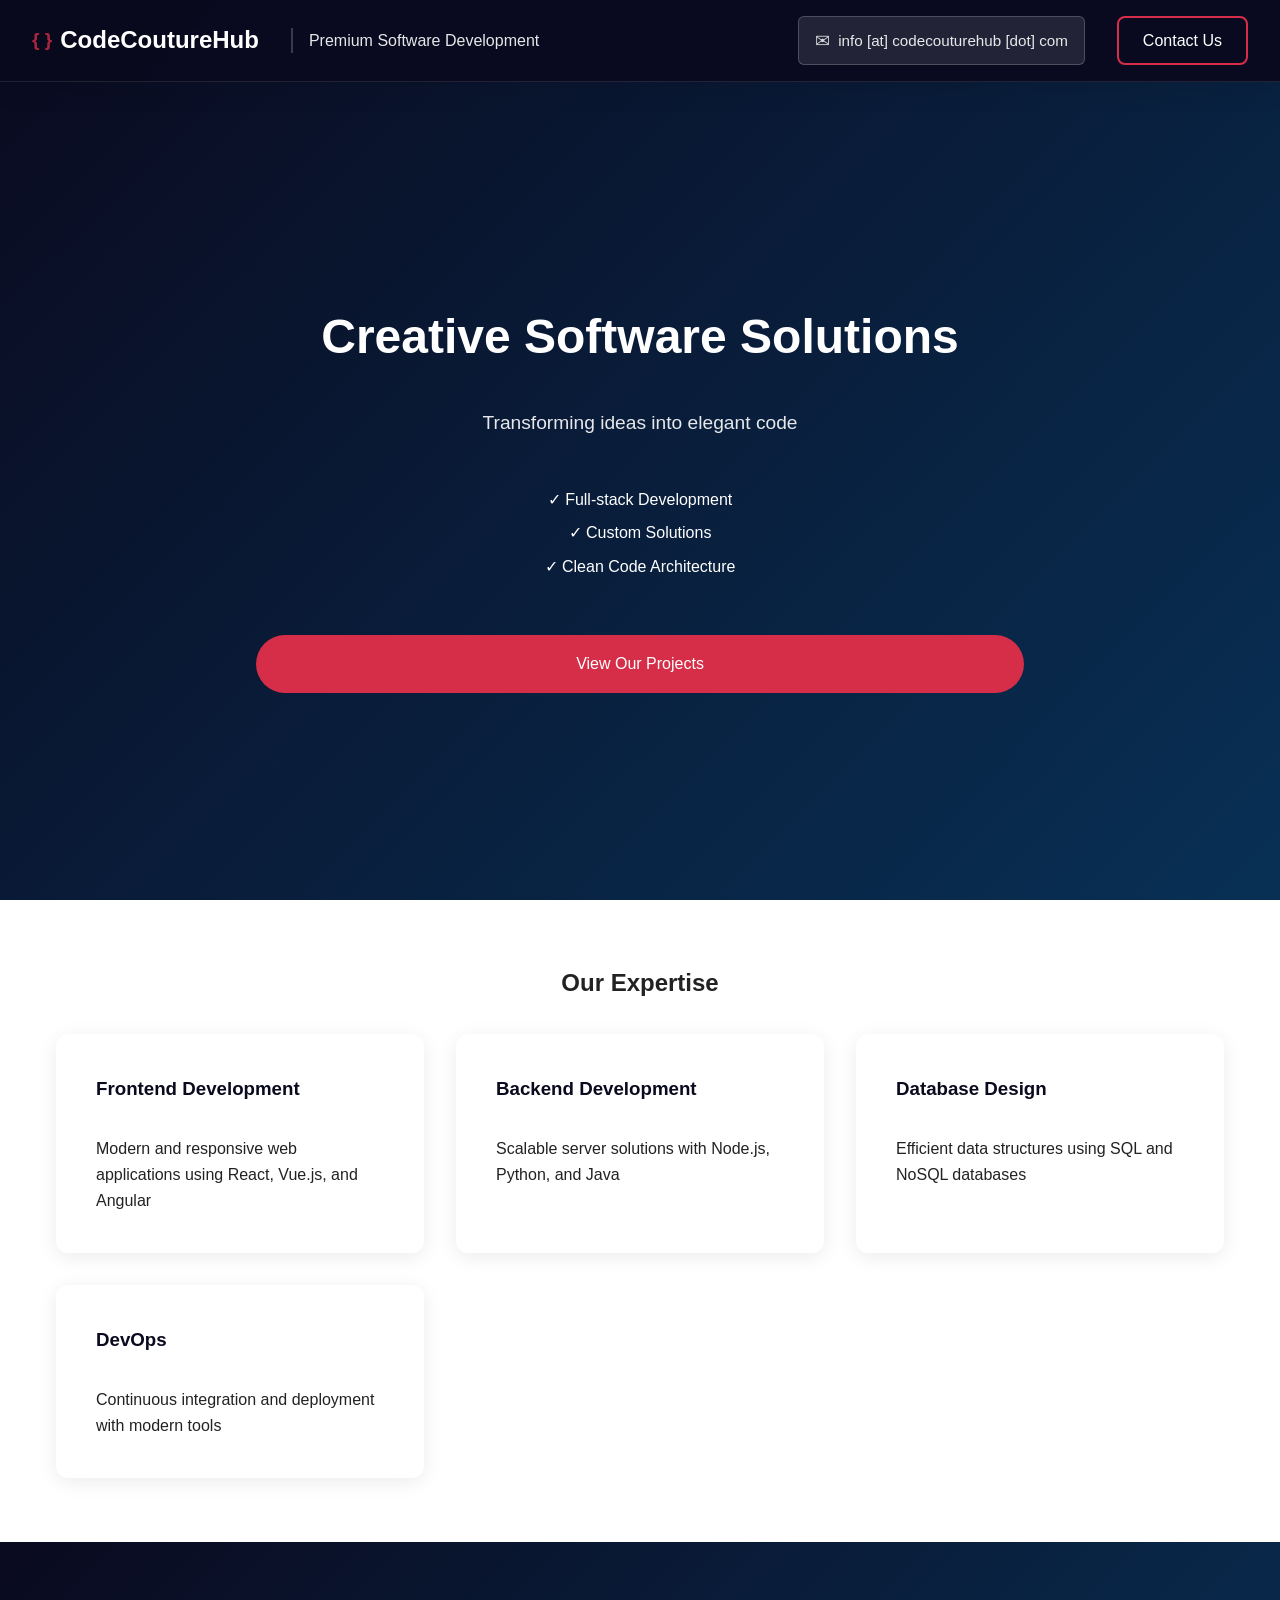
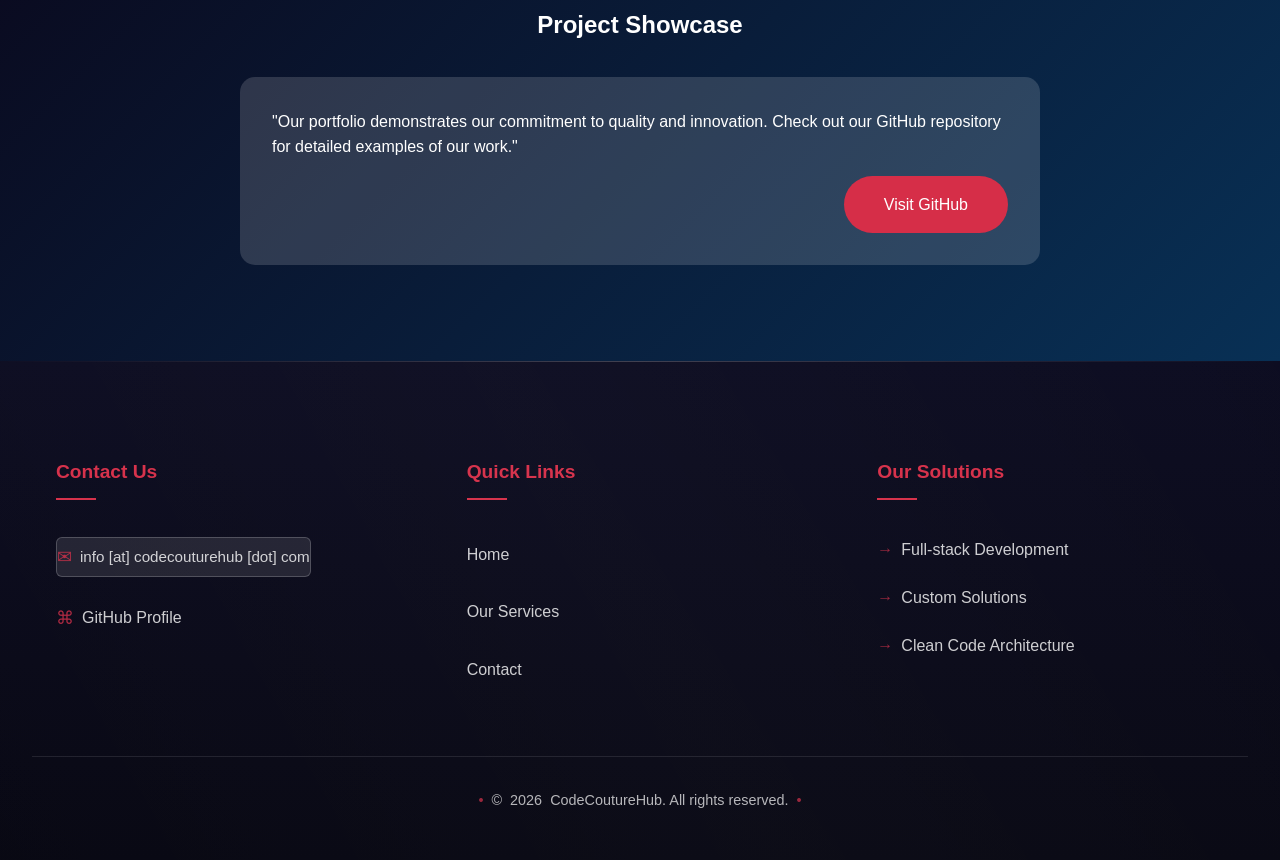
<file: index.html>
<!DOCTYPE html>
<html lang="en">
  <head>
    <meta charset="UTF-8" />
    <meta
      name="viewport"
      content="width=device-width, initial-scale=1.0, user-scalable=yes"
    />

    <title>CodeCoutureHub - Premium Custom Software Development Services</title>
    <meta
      name="description"
      content="Transform your ideas into elegant code with CodeCoutureHub. Specialized in full-stack development, custom solutions, and clean code architecture. Contact us for premium software development services."
    />
    <meta
      name="keywords"
      content="software development, full-stack development, custom software solutions, web development, React, Vue.js, Angular, Node.js, Python, Java"
    />
    <meta name="author" content="CodeCoutureHub" />
    <link rel="canonical" href="https://codecouturehub.com/current-page-path" />

    <meta property="og:type" content="website" />
    <meta property="og:url" content="https://codecouturehub.com" />
    <meta
      property="og:title"
      content="CodeCoutureHub - Premium Software Development Services"
    />
    <meta
      property="og:description"
      content="Transform your ideas into elegant code with CodeCoutureHub. Specialized in full-stack development, custom solutions, and clean code architecture."
    />
    <meta
      property="og:image"
      content="https://codecouturehub.com/images/og-image.jpg"
    />

    <meta property="twitter:card" content="summary_large_image" />
    <meta property="twitter:url" content="https://codecouturehub.com" />
    <meta
      property="twitter:title"
      content="CodeCoutureHub - Premium Software Development"
    />
    <meta
      property="twitter:description"
      content="Transform your ideas into elegant code with CodeCoutureHub. Specialized in full-stack development, custom solutions, and clean code architecture."
    />
    <meta
      property="twitter:image"
      content="https://codecouturehub.com/images/twitter-image.jpg"
    />

    <script type="application/ld+json">
      {
        "@context": "https://schema.org",
        "@type": "ProfessionalService",
        "name": "CodeCoutureHub",
        "description": "Premium software development services specializing in full-stack development, custom solutions, and clean code architecture.",
        "url": "https://codecouturehub.com",
        "sameAs": ["https://github.com/codecouturiers"],
        "address": {
          "@type": "PostalAddress",
          "addressCountry": ""
        },
        "offers": {
          "@type": "Offer",
          "serviceType": [
            "Full-stack Development",
            "Custom Solutions",
            "Clean Code Architecture",
            "Frontend Development",
            "Backend Development",
            "Database Design",
            "DevOps"
          ]
        }
      }
    </script>
    <style>
      :root {
        --primary: #0a0a1f;
        --secondary: #083055;
        --accent: #102445;
        --highlight: #d62e48;
        --text: #222222;
        --light-text: #555555;
        --background: #ffffff;
        --card-bg: #ffffff;
        --success: #1b8a4c;
        --gradient: linear-gradient(135deg, var(--primary), var(--secondary));
      }

      * {
        margin: 0;
        padding: 0;
        box-sizing: border-box;
      }

      body {
        font-family: -apple-system, BlinkMacSystemFont, "Segoe UI", Roboto,
          "Helvetica Neue", Arial, sans-serif;
        line-height: 1.6;
        color: var(--text);
        background: var(--background);
        overflow-x: hidden;
        width: 100%;
      }

      .skip-link {
        position: absolute;
        top: -40px;
        left: 0;
        background: var(--highlight);
        color: white;
        padding: 8px;
        z-index: 1001;
        transition: top 0.2s;
      }

      .skip-link:focus {
        top: 0;
      }

      .top-header {
        background: rgba(10, 10, 31, 0.95);
        backdrop-filter: blur(10px);
        -webkit-backdrop-filter: blur(10px);
        padding: 1rem 2rem;
        position: fixed;
        width: 100%;
        z-index: 1000;
        display: flex;
        justify-content: space-between;
        align-items: center;
        height: auto;
        box-shadow: 0 4px 30px rgba(0, 0, 0, 0.1);
        border-bottom: 1px solid rgba(255, 255, 255, 0.1);
        transition: all 0.3s ease;
      }

      .top-header.scrolled {
        padding: 0.75rem 2rem;
        background: rgba(10, 10, 31, 0.98);
        box-shadow: 0 4px 30px rgba(0, 0, 0, 0.2);
      }

      .header-left {
        display: flex;
        align-items: center;
        gap: 2rem;
      }

      .logo {
        color: white;
        font-size: 1.5rem;
        font-weight: 700;
        position: relative;
        text-decoration: none;
        display: flex;
        align-items: center;
        gap: 0.5rem;
      }

      .logo::before {
        content: "{ }";
        font-size: 1.2rem;
        color: var(--highlight);
        font-weight: 900;
        opacity: 0.8;
      }

      .logo::after {
        content: "";
        position: absolute;
        bottom: -4px;
        left: 0;
        width: 0;
        height: 2px;
        background: var(--highlight);
        transition: width 0.3s ease;
      }

      .logo:hover::after {
        width: 100%;
      }

      .header-description {
        color: rgba(255, 255, 255, 0.9);
        font-weight: 500;
        padding-left: 1rem;
        border-left: 2px solid rgba(255, 255, 255, 0.2);
        transition: all 0.3s ease;
      }

      .contact-info {
        display: flex;
        align-items: center;
        gap: 2rem;
        color: white;
      }

      .callback-btn {
        background: transparent;
        border: 2px solid var(--highlight);
        padding: 0.6rem 1.5rem;
        border-radius: 8px;
        color: white;
        font-weight: 500;
        cursor: pointer;
        transition: all 0.3s ease;
        text-decoration: none;
        position: relative;
        overflow: hidden;
      }

      .callback-btn::before {
        content: "";
        position: absolute;
        top: 0;
        left: 0;
        width: 0;
        height: 100%;
        background: var(--highlight);
        transition: width 0.3s ease;
        z-index: -1;
      }

      .callback-btn:hover::before {
        width: 100%;
      }

      .callback-btn:hover {
        transform: translateY(-2px);
        box-shadow: 0 5px 15px rgba(214, 46, 72, 0.3);
      }
      .offer-section {
        padding-top: calc(4rem + 60px);
        padding-bottom: 2rem;
        padding-left: 1rem;
        padding-right: 1rem;
        background: var(--gradient);
        color: white;
        text-align: center;
        min-height: 100vh;
        display: flex;
        align-items: center;
        justify-content: center;
        width: 100%;
        box-sizing: border-box;
      }

      .offer-content {
        max-width: 800px;
        margin: 0 auto;
        width: 100%;
        padding: 1rem;
        box-sizing: border-box;
        display: flex;
        flex-direction: column;
        gap: 1.5rem;
      }

      .offer-title {
        font-size: 3rem;
        margin-bottom: 0.5rem;
        word-break: keep-all;
      }

      .offer-subtitle {
        font-size: 1.2rem;
        opacity: 0.9;
        margin-bottom: 1rem;
      }

      .offer-benefits {
        list-style: none;
        margin-bottom: 1.5rem;
      }

      .offer-benefits li {
        margin: 0.5rem 0;
      }

      .cta-button {
        display: inline-block;
        padding: 1rem 2.5rem;
        background: var(--highlight);
        color: white;
        text-decoration: none;
        border-radius: 30px;
        font-weight: 500;
        transition: transform 0.3s ease;
        min-height: 44px;
        min-width: 44px;
      }

      .cta-button:hover {
        transform: translateY(-3px);
        box-shadow: 0 10px 20px rgba(214, 46, 72, 0.3);
      }

      .cta-button:focus {
        outline: 3px solid white;
        outline-offset: 2px;
      }

      .product-description {
        padding: 4rem 2rem;
      }

      .features-grid {
        display: grid;
        grid-template-columns: repeat(auto-fit, minmax(300px, 1fr));
        gap: 2rem;
        max-width: 1200px;
        margin: 0 auto;
        padding: 0 1rem;
        box-sizing: border-box;
      }

      .feature {
        background: var(--card-bg);
        padding: 2.5rem;
        border-radius: 12px;
        box-shadow: 0 4px 20px rgba(0, 0, 0, 0.08);
        transition: transform 0.3s ease, box-shadow 0.3s ease;
        display: flex;
        flex-direction: column;
        gap: 1rem;
      }

      .feature:hover {
        transform: translateY(-5px);
        box-shadow: 0 8px 30px rgba(0, 0, 0, 0.12);
      }

      .feature h3 {
        color: var(--primary);
        margin-bottom: 1rem;
      }

      .testimonials {
        padding: 4rem 2rem;
        background: var(--gradient);
        color: white;
      }

      .testimonial-card {
        background: rgba(255, 255, 255, 0.15);
        padding: 2rem;
        border-radius: 15px;
        margin: 2rem auto;
        max-width: 800px;
        color: #ffffff;
        font-weight: 500;
      }

      .footer {
        background: linear-gradient(to bottom, var(--primary), #050510);
        color: white;
        padding: 6rem 2rem 3rem;
        position: relative;
        overflow: hidden;
      }

      .footer::before {
        content: "";
        position: absolute;
        top: 0;
        left: 0;
        width: 100%;
        height: 1px;
        background: linear-gradient(
          to right,
          transparent,
          rgba(255, 255, 255, 0.2),
          transparent
        );
      }

      .footer-grid {
        display: grid;
        grid-template-columns: repeat(auto-fit, minmax(250px, 1fr));
        gap: 4rem;
        max-width: 1200px;
        margin: 0 auto;
        padding: 0 1rem;
        position: relative;
      }

      .footer-section {
        display: flex;
        flex-direction: column;
        gap: 1.5rem;
      }

      .footer-section h3 {
        font-size: 1.2rem;
        color: var(--highlight);
        position: relative;
        padding-bottom: 0.75rem;
        margin-bottom: 0.5rem;
      }

      .footer-section h3::after {
        content: "";
        position: absolute;
        bottom: 0;
        left: 0;
        width: 40px;
        height: 2px;
        background: var(--highlight);
        transition: width 0.3s ease;
      }

      .footer-section:hover h3::after {
        width: 60px;
      }

      .footer nav ul {
        list-style: none;
        padding: 0;
        margin: 0;
        display: flex;
        flex-direction: column;
        gap: 0.8rem;
      }

      .footer nav ul li {
        display: flex;
        align-items: center;
        color: rgba(255, 255, 255, 0.8);
        transition: all 0.3s ease;
        position: relative;
        padding: 0.3rem 0;
      }

      .footer a {
        color: rgba(255, 255, 255, 0.8);
        text-decoration: none;
        transition: all 0.3s ease;
        display: inline-flex;
        align-items: center;
        gap: 0.5rem;
        position: relative;
        padding: 0.3rem 0;
      }

      .footer a:hover {
        color: white;
        transform: translateX(5px);
      }

      .footer nav ul li:not(:has(a)) {
        padding-left: 1.5rem;
        position: relative;
      }

      .footer nav ul li:not(:has(a))::before {
        content: "→";
        position: absolute;
        left: 0;
        color: var(--highlight);
        opacity: 0.7;
        transition: transform 0.3s ease;
      }

      .footer nav ul li:not(:has(a)):hover {
        color: white;
        transform: translateX(5px);
      }

      .footer nav ul li:not(:has(a)):hover::before {
        opacity: 1;
      }

      .footer a[data-contact="email"]::before {
        content: "✉";
        font-size: 1.1rem;
        color: var(--highlight);
        opacity: 0.8;
      }

      .footer a[href*="github"]::before {
        content: "⌘";
        font-size: 1.1rem;
        color: var(--highlight);
        opacity: 0.8;
      }

      .footer-bottom {
        text-align: center;
        margin-top: 4rem;
        padding-top: 2rem;
        border-top: 1px solid rgba(255, 255, 255, 0.1);
        font-size: 0.9rem;
        color: rgba(255, 255, 255, 0.7);
      }

      .footer-bottom p {
        display: flex;
        align-items: center;
        justify-content: center;
        gap: 0.5rem;
      }

      .footer-bottom p::before,
      .footer-bottom p::after {
        content: "•";
        color: var(--highlight);
        opacity: 0.7;
      }

      .footer::after {
        content: "";
        position: absolute;
        top: 0;
        left: -50%;
        width: 200%;
        height: 100%;
        background: linear-gradient(
          60deg,
          transparent,
          rgba(255, 255, 255, 0.03),
          transparent
        );
        animation: shimmer 8s infinite linear;
        pointer-events: none;
      }

      @keyframes shimmer {
        0% {
          transform: translateX(-30%);
        }
        100% {
          transform: translateX(30%);
        }
      }

      @media (max-width: 768px) {
        .footer {
          padding: 4rem 1.5rem 2rem;
        }

        .footer-grid {
          gap: 3rem;
        }

        .footer-section h3 {
          font-size: 1.1rem;
        }

        .footer nav ul li,
        .footer a {
          font-size: 0.95rem;
        }
      }

      @media (max-width: 480px) {
        .footer {
          padding: 3rem 1rem 1.5rem;
        }

        .footer-grid {
          gap: 2rem;
        }

        .footer-section {
          gap: 1rem;
        }

        .footer-bottom {
          margin-top: 2rem;
          font-size: 0.85rem;
        }
      }

      [data-contact="email"] {
        cursor: pointer;
        transition: all 0.3s ease;
        padding: 0.6rem 1rem;
        background: rgba(255, 255, 255, 0.1);
        border-radius: 6px;
        font-size: 0.95rem;
        border: 1px solid rgba(255, 255, 255, 0.2);
        color: rgba(255, 255, 255, 0.9);
        display: flex;
        align-items: center;
        gap: 0.5rem;
      }

      [data-contact="email"]::before {
        content: "✉";
        font-size: 1.1rem;
        opacity: 0.9;
      }

      [data-contact="email"]:hover {
        background: rgba(255, 255, 255, 0.15);
        border-color: rgba(255, 255, 255, 0.3);
        color: white;
        transform: translateY(-1px);
      }

      :focus-visible {
        outline: 3px solid var(--highlight);
        outline-offset: 2px;
      }

      .gap-1 {
        gap: 0.5rem;
      }
      .gap-2 {
        gap: 1rem;
      }
      .gap-3 {
        gap: 1.5rem;
      }
      .gap-4 {
        gap: 2rem;
      }
      .gap-5 {
        gap: 2.5rem;
      }

      .grid-container {
        max-width: 1400px;
        margin: 0 auto;
        padding: 0 2rem;
      }

      @media (max-width: 768px) {
        .top-header {
          padding: 1rem;
          flex-direction: column;
          transform: translateY(0);
          transition: transform 0.3s ease, background 0.3s ease,
            padding 0.3s ease;
        }
        .top-header.header-hidden {
          transform: translateY(-100%);
        }
        .top-header.scrolled {
          padding: 0.75rem 1rem;
        }

        .header-left {
          flex-direction: column;
          align-items: center;
          gap: 0.5rem;
          margin-bottom: 0.75rem;
        }

        .header-description {
          padding-left: 0;
          border-left: none;
          text-align: center;
          font-size: 0.9rem;
        }

        .contact-info {
          flex-direction: column;
          gap: 1rem;
          width: 100%;
        }
        [data-contact="email"] {
          width: 100%;
          justify-content: center;
          padding: 0.75rem 1rem;
          font-size: 0.9rem;
        }

        .callback-btn {
          width: 100%;
          text-align: center;
        }

        .offer-section {
          padding-top: calc(4rem + 120px);
          min-height: auto;
          padding-bottom: 3rem;
        }

        .offer-content {
          gap: 1rem;
          padding: 0;
        }

        .offer-title {
          font-size: 2rem;
          margin-bottom: 0.5rem;
          white-space: normal;
          word-break: normal;
          line-height: 1.3;
          padding: 0 0.5rem;
        }

        .offer-subtitle {
          font-size: 1.1rem;
          margin-bottom: 1rem;
          padding: 0 1rem;
        }

        .offer-benefits {
          margin-bottom: 1.5rem;
        }

        .offer-benefits li {
          margin: 0.5rem 0;
        }

        .cta-button {
          margin-top: 0.5rem;
        }

        .feature {
          padding: 1.5rem;
        }

        .grid-container {
          padding: 0 1rem;
        }
      }

      @media (max-width: 480px) {
        [data-contact="email"] {
          font-size: 0.85rem;
          padding: 0.7rem 1rem;
        }
        .top-header {
          padding: 0.5rem;
        }

        .logo {
          font-size: 1.2rem;
        }

        .header-description {
          font-size: 0.85rem;
        }

        .contact-info {
          width: 100%;
          flex-direction: column;
          align-items: stretch;
        }

        .callback-btn {
          width: 100%;
          text-align: center;
          padding: 0.75rem 1rem;
        }

        .offer-section {
          padding-top: calc(4rem + 140px);
          height: 100vh;
          display: flex;
          align-items: center;
        }

        .offer-content {
          gap: 0.75rem;
          display: flex;
          flex-direction: column;
          justify-content: center;
        }

        .offer-title {
          font-size: 1.75rem;
        }

        .offer-benefits li {
          margin: 0.4rem 0;
        }

        .features-grid {
          gap: 1rem;
          padding: 0 0.5rem;
        }

        .testimonial-card {
          padding: 1.5rem;
          margin: 1rem auto;
        }

        .footer {
          padding: 3rem 1rem;
        }

        .footer-grid {
          gap: 2rem;
        }
      }
    </style>
  </head>
  <body>
    <header class="top-header">
      <div class="header-left">
        <a href="https://codecouturehub.com/" class="logo">CodeCoutureHub</a>
        <span class="header-description">Premium Software Development</span>
      </div>
      <div class="contact-info">
        <span data-contact="email"></span>
        <a href="contact.html" class="callback-btn">Contact Us</a>
      </div>
    </header>

    <main id="main-content">
      <section class="offer-section" aria-labelledby="main-title">
        <div class="offer-content">
          <h1 id="main-title" class="offer-title">
            Creative Software Solutions
          </h1>
          <p class="offer-subtitle">Transforming ideas into elegant code</p>
          <ul class="offer-benefits">
            <li><span aria-hidden="true">✓</span> Full-stack Development</li>
            <li><span aria-hidden="true">✓</span> Custom Solutions</li>
            <li><span aria-hidden="true">✓</span> Clean Code Architecture</li>
          </ul>

          <a
            href="https://github.com/codecouturiers"
            class="cta-button"
            rel="noopener noreferrer"
            target="_blank"
            >View Our Projects</a
          >
        </div>
      </section>

      <section class="product-description" aria-labelledby="expertise-title">
        <h2
          id="expertise-title"
          style="text-align: center; margin-bottom: 2rem"
        >
          Our Expertise
        </h2>
        <div class="features-grid">
          <article class="feature">
            <h3>Frontend Development</h3>
            <p>
              Modern and responsive web applications using React, Vue.js, and
              Angular
            </p>
          </article>
          <article class="feature">
            <h3>Backend Development</h3>
            <p>Scalable server solutions with Node.js, Python, and Java</p>
          </article>
          <article class="feature">
            <h3>Database Design</h3>
            <p>Efficient data structures using SQL and NoSQL databases</p>
          </article>
          <article class="feature">
            <h3>DevOps</h3>
            <p>Continuous integration and deployment with modern tools</p>
          </article>
        </div>
      </section>

      <section class="testimonials" aria-labelledby="showcase-title">
        <h2 id="showcase-title" style="text-align: center; margin-bottom: 2rem">
          Project Showcase
        </h2>
        <div class="testimonial-card">
          <blockquote>
            <p>
              "Our portfolio demonstrates our commitment to quality and
              innovation. Check out our GitHub repository for detailed examples
              of our work."
            </p>
          </blockquote>
          <div style="text-align: right; margin-top: 1rem">
            <a
              href="https://github.com/codecouturiers"
              class="cta-button"
              rel="noopener noreferrer"
              target="_blank"
              >Visit GitHub</a
            >
          </div>
        </div>
      </section>
    </main>
    <footer class="footer">
      <div class="footer-grid">
        <div class="footer-section">
          <h3>Contact Us</h3>
          <nav aria-labelledby="contact-heading">
            <ul>
              <li>
                <a href="#" data-contact="email">Email us</a>
              </li>
              <li>
                <a
                  href="https://github.com/codecouturiers"
                  rel="noopener noreferrer"
                  target="_blank"
                  >GitHub Profile</a
                >
              </li>
            </ul>
          </nav>
        </div>
        <div class="footer-section">
          <h3>Quick Links</h3>
          <nav aria-labelledby="quick-links-heading">
            <ul>
              <li>
                <a href="#main-content">Home</a>
              </li>
              <li>
                <a href="#expertise-title">Our Services</a>
              </li>
              <li>
                <a href="contact.html">Contact</a>
              </li>
            </ul>
          </nav>
        </div>
        <div class="footer-section">
          <h3>Our Solutions</h3>
          <nav>
            <ul>
              <li>Full-stack Development</li>
              <li>Custom Solutions</li>
              <li>Clean Code Architecture</li>
            </ul>
          </nav>
        </div>
      </div>
      <div class="footer-bottom">
        <p>
          &copy; <span id="currentYear"></span> CodeCoutureHub. All rights
          reserved.
        </p>
      </div>
    </footer>

    <script>
      document.addEventListener("DOMContentLoaded", function () {
        document.getElementById("currentYear").textContent =
          new Date().getFullYear();
      });

      let lastScrollTop = 0;
      const scrollThreshold = 50;
      let scrollTimer = null;

      window.addEventListener("scroll", function () {
        const header = document.querySelector(".top-header");
        const currentScrollTop = window.scrollY;

        if (currentScrollTop > scrollThreshold) {
          header.classList.add("scrolled");
        } else {
          header.classList.remove("scrolled");
        }

        if (window.innerWidth <= 768) {
          if (
            currentScrollTop > lastScrollTop &&
            currentScrollTop > scrollThreshold
          ) {
            header.classList.add("header-hidden");
          } else {
            header.classList.remove("header-hidden");
          }

          clearTimeout(scrollTimer);

          scrollTimer = setTimeout(() => {
            header.classList.remove("header-hidden");
          }, 1500);
        }

        lastScrollTop = currentScrollTop;
      });

      window.addEventListener("resize", function () {
        const header = document.querySelector(".top-header");
        if (window.innerWidth > 768) {
          header.classList.remove("header-hidden");
        }
      });

      function createContactInfo() {
        const emailParts = {
          p1: "aW5mbw==",
          p2: "Y29kZWNvdXR1cmVodWI=",
          p3: "Y29t",
        };

        function decodeAndAssemble() {
          try {
            const part1 = atob(emailParts.p1);
            const part2 = atob(emailParts.p2);
            const part3 = atob(emailParts.p3);
            return `${part1}@${part2}.${part3}`;
          } catch {
            return "Error loading email";
          }
        }

        function updateEmailElements() {
          const email = decodeAndAssemble();
          document
            .querySelectorAll('[data-contact="email"]')
            .forEach((element) => {
              const obfuscatedEmail = email
                .replace("@", " [at] ")
                .replace(".", " [dot] ");

              if (element.tagName.toLowerCase() === "a") {
                element.href = `mailto:${email}`;
              }
              element.textContent = obfuscatedEmail;

              element.addEventListener("click", async (e) => {
                e.preventDefault();
                try {
                  await navigator.clipboard.writeText(email);
                  const originalText = element.textContent;
                  element.textContent = "Email copied!";
                  setTimeout(() => {
                    element.textContent = originalText;
                  }, 2000);
                } catch (err) {
                  console.error("Failed to copy email");
                }
              });

              element.addEventListener(
                "mouseover",
                () => (element.textContent = email)
              );
              element.addEventListener(
                "mouseout",
                () => (element.textContent = obfuscatedEmail)
              );
            });
        }

        requestAnimationFrame(updateEmailElements);
      }

      if (document.readyState === "loading") {
        document.addEventListener("DOMContentLoaded", createContactInfo);
      } else {
        createContactInfo();
      }
    </script>
  </body>
</html>
</file>
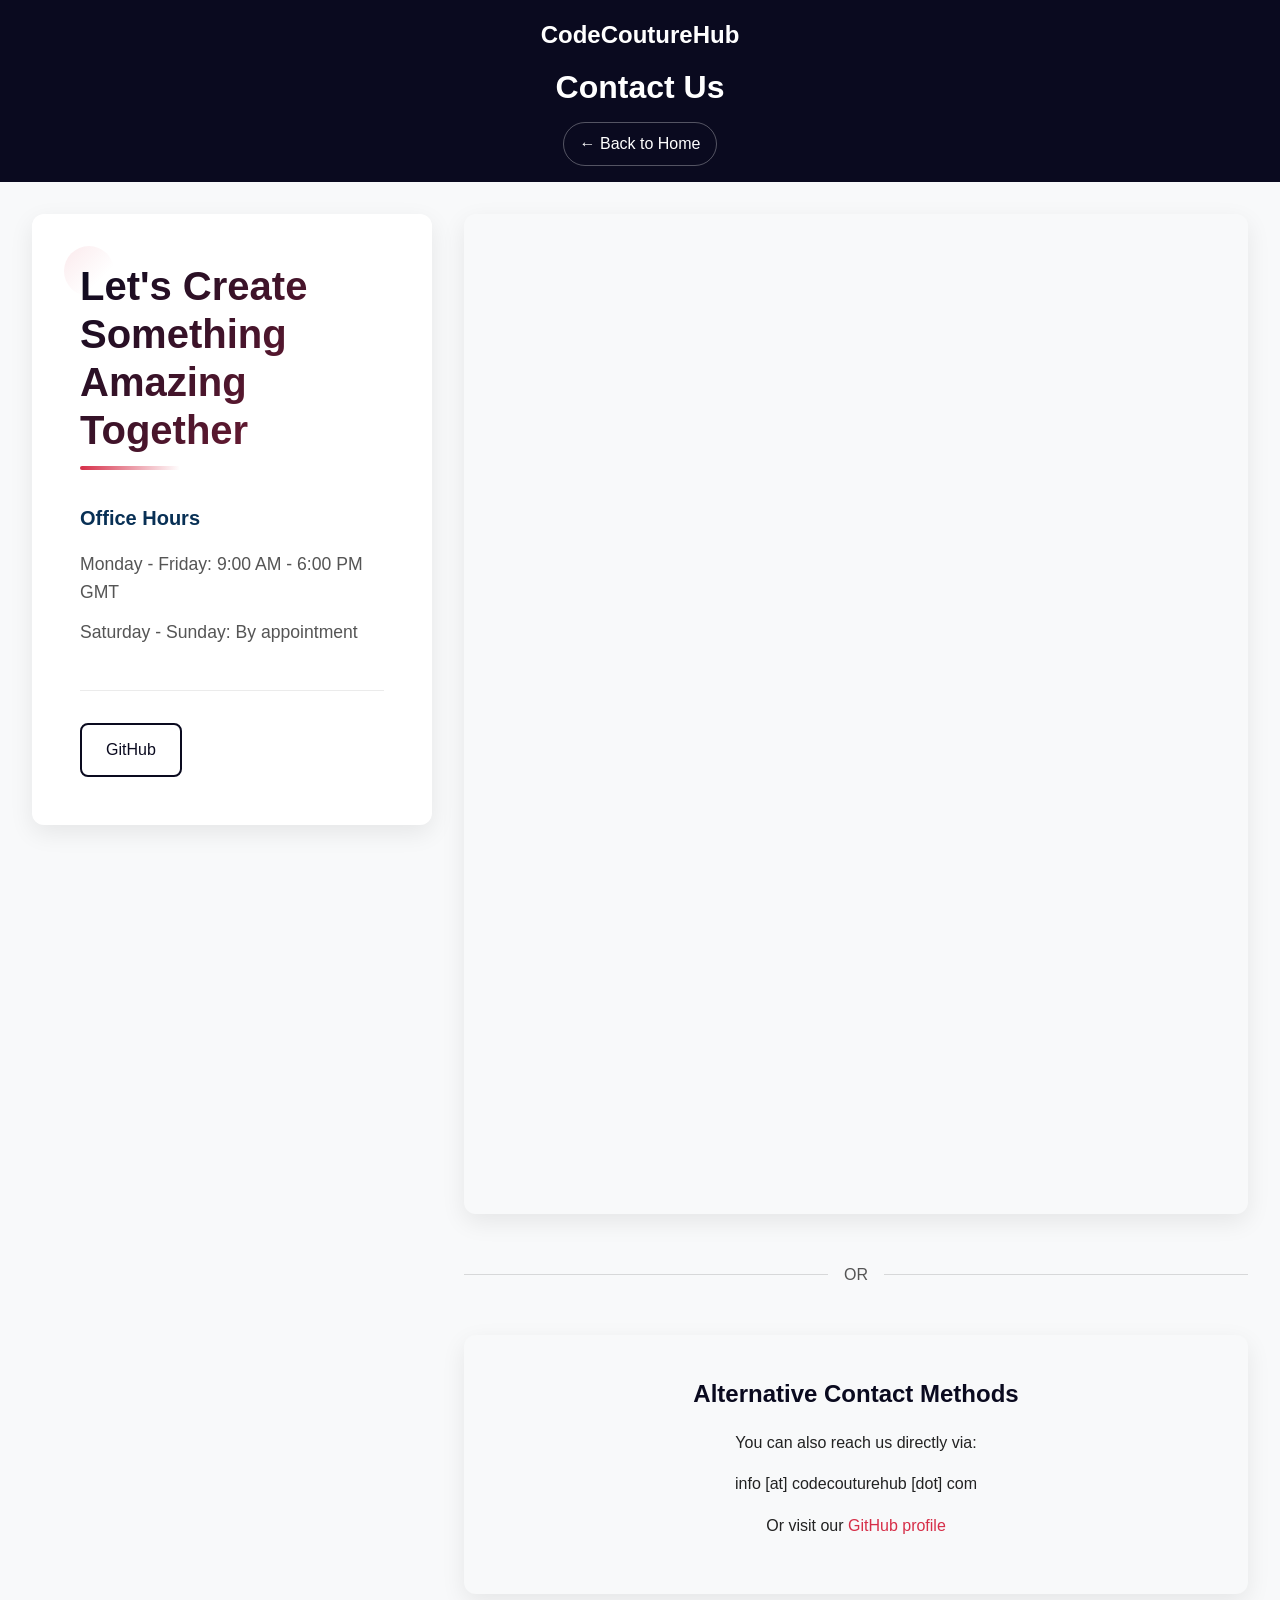
<file: contact.html>
<!DOCTYPE html>
<html lang="en">
  <head>
    <meta charset="UTF-8" />
    <meta
      name="viewport"
      content="width=device-width, initial-scale=1.0, user-scalable=yes"
    />

    <!-- SEO Meta Tags -->
    <title>
      Contact CodeCoutureHub - Get Custom Software Development Solutions
    </title>
    <meta
      name="description"
      content="Contact CodeCoutureHub for premium software development services. Get in touch for custom solutions, full-stack development, and clean code architecture."
    />
    <meta
      name="keywords"
      content="contact CodeCoutureHub, software development contact, custom software solutions, development consultation"
    />
    <meta name="author" content="CodeCoutureHub" />
    <link rel="canonical" href="https://codecouturehub.com/contact.html" />

    <!-- Open Graph / Facebook -->
    <meta property="og:type" content="website" />
    <meta property="og:url" content="https://codecouturehub.com/contact.html" />
    <meta
      property="og:title"
      content="Contact CodeCoutureHub - Custom Software Development"
    />
    <meta
      property="og:description"
      content="Get in touch with CodeCoutureHub for premium software development services and custom solutions."
    />
    <meta
      property="og:image"
      content="https://codecouturehub.com/images/contact-og.jpg"
    />

    <!-- Twitter -->
    <meta property="twitter:card" content="summary_large_image" />
    <meta
      property="twitter:url"
      content="https://codecouturehub.com/contact.html"
    />
    <meta property="twitter:title" content="Contact CodeCoutureHub" />
    <meta
      property="twitter:description"
      content="Get in touch with CodeCoutureHub for premium software development services and custom solutions."
    />
    <meta
      property="twitter:image"
      content="https://codecouturehub.com/images/contact-twitter.jpg"
    />

    <!-- Schema.org markup -->
    <script type="application/ld+json">
      {
        "@context": "https://schema.org",
        "@type": "ContactPage",
        "name": "Contact CodeCoutureHub",
        "description": "Contact page for CodeCoutureHub software development services",
        "url": "https://codecouturehub.com/contact.html",
        "mainEntity": {
          "@type": "Organization",
          "name": "CodeCoutureHub",
          "contactPoint": {
            "@type": "ContactPoint",
            "contactType": "customer service",
            "availableLanguage": ["English"]
          }
        }
      }
    </script>

    <style>
      :root {
        --primary: #0a0a1f;
        --secondary: #083055;
        --accent: #102445;
        --highlight: #d62e48;
        --text: #222222;
        --light-text: #555555;
        --background: #f8f9fa;
        --card-bg: #ffffff;
        --gradient-start: #0a0a1f;
        --gradient-end: #d62e48;
      }

      * {
        margin: 0;
        padding: 0;
        box-sizing: border-box;
      }

      .skip-link {
        position: absolute;
        top: -40px;
        left: 0;
        background: var(--highlight);
        color: white;
        padding: 8px;
        z-index: 1001;
        transition: top 0.2s;
      }

      .skip-link:focus {
        top: 0;
      }

      body {
        font-family: -apple-system, BlinkMacSystemFont, "Segoe UI", Roboto,
          "Helvetica Neue", Arial, sans-serif;
        line-height: 1.6;
        color: var(--text);
        background: var(--background);
      }

      .container {
        min-height: 100vh;
        display: flex;
        flex-direction: column;
      }

      header {
        background: var(--primary);
        color: white;
        padding: 1rem 2rem;
        text-align: center;
      }

      .logo {
        font-size: 1.5rem;
        font-weight: 700;
        margin-bottom: 0.5rem;
        font-display: swap;
      }

      .back-link {
        color: white;
        text-decoration: none;
        display: inline-block;
        margin-top: 0.5rem;
        padding: 0.5rem 1rem;
        border: 1px solid rgba(255, 255, 255, 0.3);
        border-radius: 25px;
        transition: all 0.3s ease;
        min-height: 44px;
        min-width: 44px;
      }

      .back-link:hover {
        background: rgba(255, 255, 255, 0.1);
        transform: translateY(-2px);
      }

      .back-link:focus {
        outline: 3px solid white;
        outline-offset: 2px;
      }

      .contact-wrapper {
        display: grid;
        grid-template-columns: minmax(300px, 400px) minmax(500px, 800px);
        gap: 2rem;
        padding: 2rem;
        max-width: 1400px;
        margin: 0 auto;
        width: 100%;
      }

      .contact-info {
        position: sticky;
        top: 2rem;
        height: fit-content;
        background: var(--card-bg);
        padding: 3rem;
        border-radius: 12px;
        box-shadow: 0 8px 24px rgba(0, 0, 0, 0.08);
      }

      .contact-info h1 {
        color: var(--primary);
        font-size: 2.5rem;
        line-height: 1.2;
        margin-bottom: 3rem;
        position: relative;
        background: linear-gradient(
          135deg,
          var(--gradient-start) 0%,
          var(--gradient-end) 100%
        );
        -webkit-background-clip: text;
        -webkit-text-fill-color: transparent;
        background-clip: text;
        text-fill-color: transparent;
        background-size: 200% auto;
        animation: gradientFlow 5s ease infinite;
      }

      .contact-info h1::before {
        content: "";
        position: absolute;
        top: -1rem;
        left: -1rem;
        width: 50px;
        height: 50px;
        background: linear-gradient(
          135deg,
          var(--highlight) 0%,
          transparent 70%
        );
        opacity: 0.1;
        border-radius: 50%;
        z-index: -1;
      }

      .contact-info h1::after {
        content: "";
        position: absolute;
        bottom: -1rem;
        left: 0;
        width: 100px;
        height: 4px;
        background: linear-gradient(
          90deg,
          var(--highlight) 0%,
          transparent 100%
        );
        border-radius: 2px;
      }

      .info-block {
        margin-bottom: 2rem;
        padding-bottom: 2rem;
        border-bottom: 1px solid rgba(0, 0, 0, 0.08);
      }

      .info-block:last-of-type {
        border-bottom: none;
      }
      .info-block h2 {
        color: var(--secondary);
        font-size: 1.25rem;
        margin-bottom: 1rem;
        display: flex;
        align-items: center;
        gap: 0.75rem;
      }
      .info-block h3 {
        color: var(--secondary);
        font-size: 1.25rem;
        margin-bottom: 1rem;
        display: flex;
        align-items: center;
        gap: 0.75rem;
      }

      .info-block p {
        color: var(--light-text);
        margin-bottom: 0.75rem;
        font-size: 1.1rem;
      }

      .social-links {
        display: flex;
        gap: 1rem;
        margin-top: 2rem;
      }

      .social-link {
        display: inline-flex;
        align-items: center;
        gap: 0.5rem;
        color: var(--primary);
        text-decoration: none;
        font-weight: 500;
        padding: 0.75rem 1.5rem;
        border: 2px solid var(--primary);
        border-radius: 8px;
        transition: all 0.2s ease;
      }

      .social-link:hover {
        background: var(--primary);
        color: white;
        transform: translateY(-2px);
      }

      .form-container {
        background: var(--card-bg);
        padding: 2.5rem;
        border-radius: 12px;
        box-shadow: 0 8px 24px rgba(0, 0, 0, 0.08);
      }

      .iframe-wrapper {
        position: relative;
        width: 100%;
        min-height: 600px;
        height: 1000px;
        border-radius: 12px;
        box-shadow: 0 8px 24px rgba(0, 0, 0, 0.08);
        transition: height 0.3s ease;
        overflow: hidden;
      }

      .iframe-wrapper iframe {
        position: absolute;
        top: 0;
        left: 0;
        width: 100%;
        height: 100%;
        border: none;
        background: transparent;
      }

      .loading-placeholder {
        position: absolute;
        top: 0;
        left: 0;
        width: 100%;
        height: 100%;
        display: flex;
        align-items: center;
        justify-content: center;
        background: var(--background);
        z-index: 1;
      }

      .spinner {
        width: 40px;
        height: 40px;
        border: 4px solid rgba(0, 0, 0, 0.1);
        border-left-color: var(--primary);
        border-radius: 50%;
        animation: spin 1s linear infinite;
      }

      .contact-divider {
        margin: 3rem 0;
        text-align: center;
        position: relative;
      }

      .contact-divider::before {
        content: "";
        position: absolute;
        top: 50%;
        left: 0;
        width: 100%;
        height: 1px;
        background: var(--light-text);
        opacity: 0.2;
      }

      .contact-divider span {
        position: relative;
        background: var(--background);
        padding: 0 1rem;
        color: var(--light-text);
      }

      .fallback-contact {
        background: var(--background);
        padding: 2.5rem;
        border-radius: 12px;
        box-shadow: 0 8px 24px rgba(0, 0, 0, 0.08);
        text-align: center;
      }

      .fallback-contact h2 {
        color: var(--primary);
        margin-bottom: 1rem;
      }

      .fallback-contact p {
        margin-bottom: 1rem;
      }

      .fallback-contact a {
        color: var(--highlight);
        text-decoration: none;
        font-weight: 500;
        transition: opacity 0.3s;
      }

      .fallback-contact a:hover {
        opacity: 0.8;
      }

      .fallback-contact a:focus {
        outline: 3px solid var(--highlight);
        outline-offset: 2px;
      }

      :focus-visible {
        outline: 3px solid var(--highlight);
        outline-offset: 2px;
      }

      @keyframes spin {
        to {
          transform: rotate(360deg);
        }
      }

      @keyframes gradientFlow {
        0% {
          background-position: 0% 50%;
        }
        50% {
          background-position: 100% 50%;
        }
        100% {
          background-position: 0% 50%;
        }
      }

      @media (max-width: 1200px) {
        .contact-wrapper {
          grid-template-columns: 1fr;
        }

        .contact-info {
          position: static;
          max-width: 800px;
          margin: 0 auto;
        }
      }

      @media (max-width: 768px) {
        header {
          padding: 1rem;
        }

        h1 {
          font-size: 1.75rem;
        }

        .contact-wrapper {
          padding: 1rem;
          gap: 1.5rem;
        }

        .contact-info,
        .form-container {
          padding: 2rem;
        }

        .contact-info h1 {
          font-size: 2rem;
          margin-bottom: 2.5rem;
        }

        .contact-info h1::before {
          width: 40px;
          height: 40px;
          top: -0.75rem;
          left: -0.75rem;
        }

        .contact-info h1::after {
          width: 80px;
          height: 3px;
        }

        .info-block h3 {
          font-size: 1.1rem;
        }

        .social-links {
          flex-direction: column;
        }

        .social-link {
          width: 100%;
          justify-content: center;
        }
      }

      @media (prefers-reduced-motion: reduce) {
        .spinner {
          animation: none;
        }

        .back-link {
          transform: none;
        }

        .contact-info h1 {
          animation: none;
          background-size: 100%;
        }

        .contact-info:hover h1::before {
          transform: none;
        }

        * {
          transition: none !important;
        }
      }
    </style>
  </head>
  <body>
    <div class="container">
      <header>
        <div class="logo">CodeCoutureHub</div>
        <h1>Contact Us</h1>
        <a href="index.html" class="back-link">← Back to Home</a>
      </header>

      <main class="contact-wrapper">
        <div class="contact-info">
          <h1>Let's Create Something Amazing Together</h1>
          <div class="info-block">
            <h2>Office Hours</h2>
            <p>Monday - Friday: 9:00 AM - 6:00 PM GMT</p>
            <p>Saturday - Sunday: By appointment</p>
          </div>
          <div class="social-links">
            <a
              href="https://github.com/codecouturiers"
              class="social-link"
              target="_blank"
              rel="noopener noreferrer"
            >
              GitHub
            </a>
          </div>
        </div>

        <div class="">
          <div class="iframe-wrapper">
            <div
              class="loading-placeholder"
              id="loadingPlaceholder"
              aria-label="Loading contact form"
            >
              <div class="spinner" role="status" aria-label="Loading..."></div>
            </div>
            <iframe
              src="https://docs.google.com/forms/d/e/1FAIpQLSdDgllCzp_IcfO4Bo615aaUVpvIFXDARjc0rsJKnvbkTVW0ww/viewform?embedded=true"
              title="Contact form"
              loading="lazy"
              onload="handleIframeLoad(this)"
              onerror="handleIframeError()"
              >Loading contact form...</iframe
            >
          </div>

          <div class="contact-divider">
            <span>OR</span>
          </div>

          <div class="fallback-contact">
            <h2>Alternative Contact Methods</h2>
            <p>You can also reach us directly via:</p>
            <p><span data-contact="email"></span></p>
            <p>
              Or visit our
              <a
                href="https://github.com/codecouturiers"
                target="_blank"
                rel="noopener noreferrer"
              >
                GitHub profile
              </a>
            </p>
          </div>
        </div>
      </main>
    </div>

    <script>
      let resizeObserver;

      function setupIframeResizer(iframe) {
        const wrapper = document.querySelector(".iframe-wrapper");

        function handleMessage(event) {
          if (event.origin === "https://docs.google.com") {
            try {
              let height;
              const data = event.data;

              if (typeof data === "string") {
                if (data.includes("height=")) {
                  height = parseInt(data.split("height=")[1], 10);
                } else {
                  try {
                    const parsedData = JSON.parse(data);
                    height = parsedData.height;
                  } catch (e) {}
                }
              } else if (data && typeof data.height !== "undefined") {
                height = data.height;
              }

              if (height && !isNaN(height)) {
                wrapper.style.height = `${Math.max(height + 50, 600)}px`;
                iframe.style.height = "100%";
              }
            } catch (e) {
              console.log("Error processing message:", e);
            }
          }
        }

        window.addEventListener("message", handleMessage);

        const requestInterval = setInterval(() => {
          try {
            iframe.contentWindow.postMessage(
              { type: "requestSize" },
              "https://docs.google.com"
            );
          } catch (e) {}
        }, 1000);

        const resizeHandler = () => {
          try {
            iframe.contentWindow.postMessage(
              { type: "requestSize" },
              "https://docs.google.com"
            );
          } catch (e) {}
        };

        window.addEventListener("resize", resizeHandler);

        return () => {
          window.removeEventListener("message", handleMessage);
          window.removeEventListener("resize", resizeHandler);
          clearInterval(requestInterval);
        };
      }

      function handleIframeLoad(iframe) {
        iframe.style.opacity = "1";
        document.getElementById("loadingPlaceholder").style.display = "none";

        const wrapper = document.querySelector(".iframe-wrapper");
        wrapper.style.height = "1000px";

        setupIframeResizer(iframe);
      }

      function handleIframeError() {
        document.getElementById("loadingPlaceholder").style.display = "none";
      }

      function checkIframeBlocked() {
        const iframe = document.querySelector("iframe");
        if (!iframe.contentWindow) {
          handleIframeError();
        }
      }

      setTimeout(checkIframeBlocked, 5000);

      function createContactInfo() {
        const emailParts = {
          p1: "aW5mbw==",
          p2: "Y29kZWNvdXR1cmVodWI=",
          p3: "Y29t",
        };

        function decodeAndAssemble() {
          try {
            const part1 = atob(emailParts.p1);
            const part2 = atob(emailParts.p2);
            const part3 = atob(emailParts.p3);
            return `${part1}@${part2}.${part3}`;
          } catch {
            return "Error loading email";
          }
        }

        function updateEmailElements() {
          const email = decodeAndAssemble();
          document
            .querySelectorAll('[data-contact="email"]')
            .forEach((element) => {
              const obfuscatedEmail = email
                .replace("@", " [at] ")
                .replace(".", " [dot] ");

              if (element.tagName.toLowerCase() === "a") {
                element.href = `mailto:${email}`;
              }
              element.textContent = obfuscatedEmail;

              element.addEventListener(
                "mouseover",
                () => (element.textContent = email)
              );
              element.addEventListener(
                "mouseout",
                () => (element.textContent = obfuscatedEmail)
              );
            });
        }

        requestAnimationFrame(updateEmailElements);
      }

      if (document.readyState === "loading") {
        document.addEventListener("DOMContentLoaded", createContactInfo);
      } else {
        createContactInfo();
      }
    </script>
  </body>
</html>
</file>
